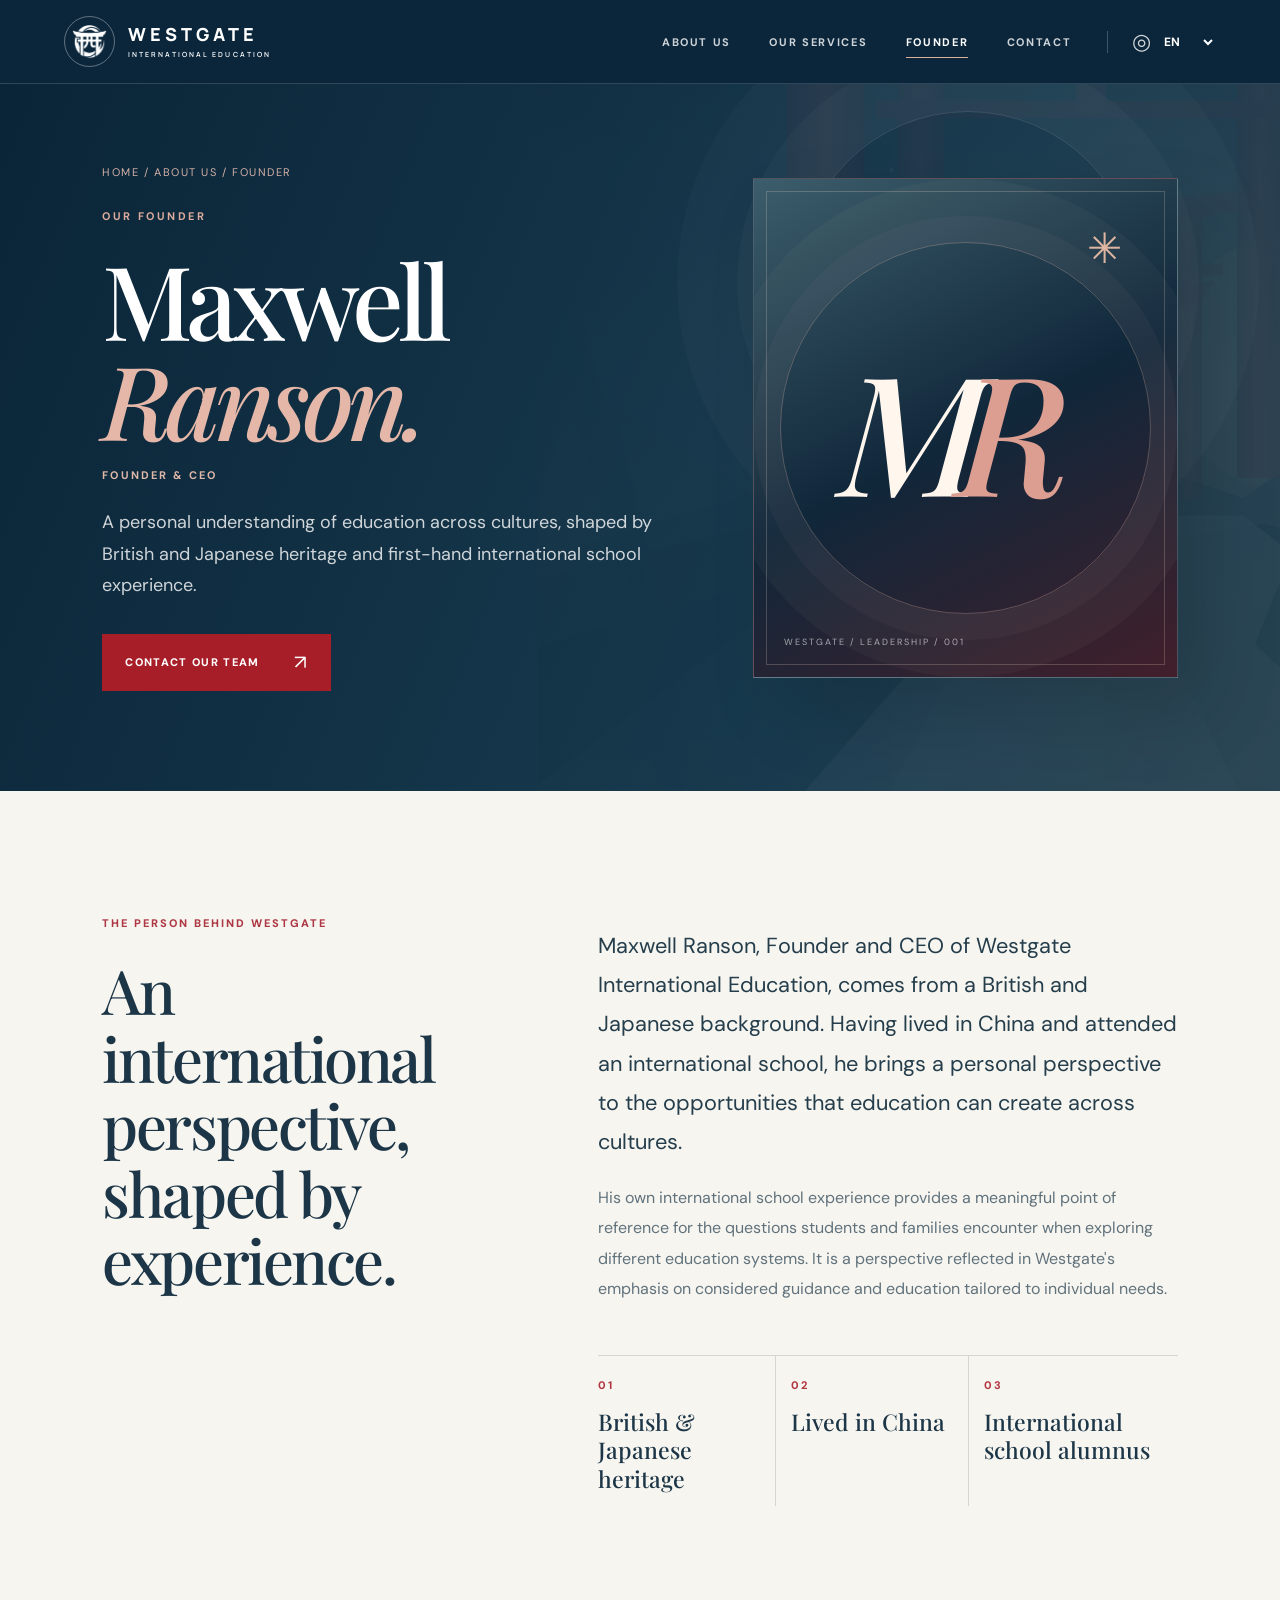
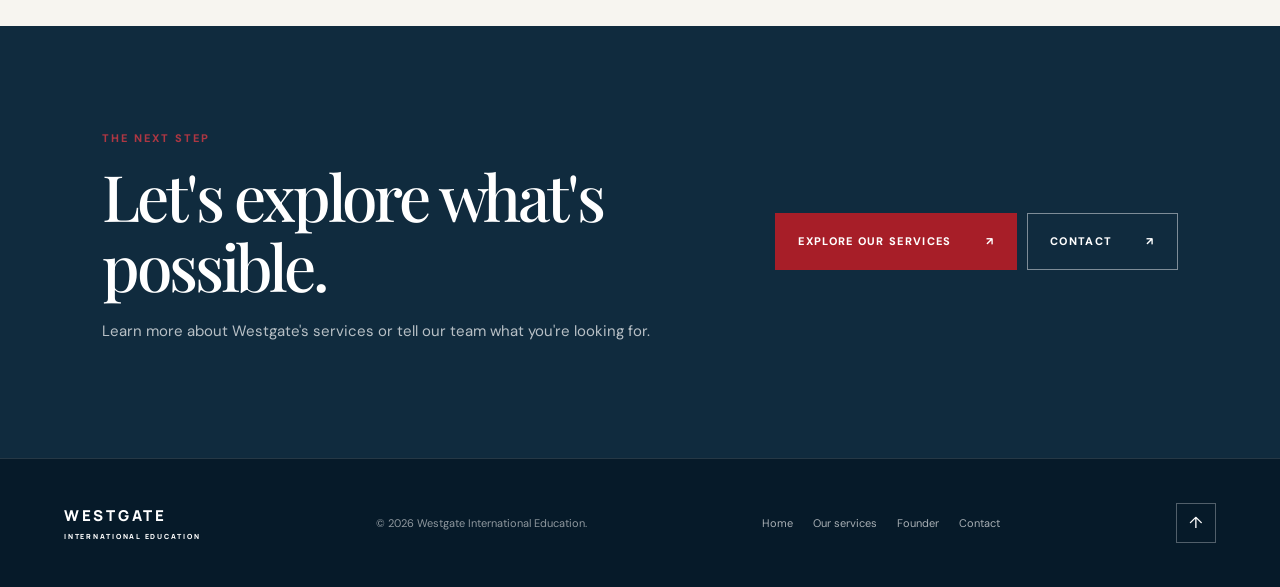
<file: founder.html>
<!doctype html>
<html lang="en">
<head>
  <meta charset="utf-8">
  <meta name="viewport" content="width=device-width, initial-scale=1">
  <meta name="theme-color" content="#243d54">
  <meta name="description" content="Meet Maxwell Ranson, Founder and CEO of Westgate International Education. Learn about his British and Japanese heritage and international school experience.">
  <meta property="og:title" content="Maxwell Ranson | Westgate International Education">
  <meta property="og:description" content="A perspective on international education shaped by lived experience across cultures.">
  <meta property="og:type" content="profile">
  <title>Maxwell Ranson | Westgate International Education</title>
  <link rel="icon" type="image/png" href="assets/westgate-mark.png">
  <link rel="stylesheet" href="assets/styles.css">
  <script src="assets/site.js" defer></script>
</head>
<body data-page="founder" class="services-page founder-page">
<a class="skip-link" href="#profile" data-t="skipContent">Skip to content</a>
<header class="site-header" id="siteHeader">
  <div class="header-inner">
    <a class="brand" href="home.html" aria-label="Westgate International Education home"><span class="brand-emblem"><img src="assets/westgate-mark.png" alt=""></span><span class="brand-name">WESTGATE <small>INTERNATIONAL EDUCATION</small></span></a>
    <div class="header-actions">
      <nav id="mainNav" class="navlinks" aria-label="Main navigation">
        <a href="home.html#about" data-t="navAbout">About us</a><a href="services.html" data-t="navServices">Our services</a><a href="founder.html" aria-current="page" data-t="navFounder">Founder</a><a href="home.html#contact" data-t="navContact">Contact</a>
      </nav>
      <label class="language-wrap"><span class="sr-only" data-t="languageLabel">Choose language</span><span aria-hidden="true" class="lang-icon">◎</span><select id="language" class="lang" aria-label="Choose language"><option value="en">EN</option><option value="ja">日本語</option><option value="zh">中文</option></select></label>
      <button class="menu-toggle" id="menuToggle" type="button" aria-controls="mainNav" aria-expanded="false" aria-label="Open menu"><span class="menu-bars"></span></button>
    </div>
  </div>
</header>
<main id="profile">
  <section class="page-banner founder-banner">
    <div class="container founder-hero-grid">
      <div class="founder-hero-copy">
        <div class="breadcrumb"><a href="home.html" data-t="footerHome">Home</a> / <a href="home.html#about" data-t="navAbout">About us</a> / <span data-t="navFounder">Founder</span></div>
        <span class="eyebrow" data-t="founderPageEyebrow">OUR FOUNDER</span>
        <h1>Maxwell<br><em>Ranson.</em></h1>
        <p class="founder-banner-role" data-t="founderRole">Founder &amp; CEO</p>
        <p class="founder-banner-intro" data-t="founderPageIntro">A personal understanding of education across cultures, shaped by British and Japanese heritage and first-hand international school experience.</p>
        <a class="btn btn-primary" href="home.html#contact"><span data-t="founderContact">Contact our team</span><span class="btn-arrow" aria-hidden="true">↗</span></a>
      </div>
      <div class="founder-portrait-art" aria-label="Decorative founder monogram">
        <div class="portrait-rings" aria-hidden="true"></div>
        <div class="portrait-accent" aria-hidden="true">✳</div>
        <span class="portrait-initials" aria-hidden="true">M<span>R</span></span>
        <span class="portrait-label" aria-hidden="true">WESTGATE / LEADERSHIP / 001</span>
      </div>
    </div>
  </section>
  <section class="founder-story" aria-labelledby="founderStoryTitle">
    <div class="container founder-story-grid">
      <div class="story-sidebar"><span class="section-kicker" data-t="founderStoryKicker">THE PERSON BEHIND WESTGATE</span><h2 id="founderStoryTitle" data-t="founderStoryTitle">An international perspective, shaped by experience.</h2></div>
      <div class="story-main"><p class="story-lead" data-t="founderStoryPara1">Maxwell Ranson, Founder and CEO of Westgate International Education, comes from a British and Japanese background. Having lived in China and attended an international school, he brings a personal perspective to the opportunities that education can create across cultures.</p><p data-t="founderStoryPara2">His own international school experience provides a meaningful point of reference for the questions students and families encounter when exploring different education systems. It is a perspective reflected in Westgate's emphasis on considered guidance and education tailored to individual needs.</p><div class="founder-facts"><div><span>01</span><strong data-t="founderFact1">British &amp; Japanese heritage</strong></div><div><span>02</span><strong data-t="founderFact2">Lived in China</strong></div><div><span>03</span><strong data-t="founderFact3">International school alumnus</strong></div></div></div>
    </div>
  </section>
  <section class="founder-bottom-cta"><div class="container founder-bottom-inner"><div><span class="section-kicker" data-t="founderBottomKicker">THE NEXT STEP</span><h2 data-t="founderBottomTitle">Let's explore what's possible.</h2><p data-t="founderBottomText">Learn more about Westgate's services or tell our team what you're looking for.</p></div><div class="founder-bottom-actions"><a class="btn btn-red" href="services.html"><span data-t="exploreServices">Explore our services</span><span aria-hidden="true">↗</span></a><a class="btn btn-outline-light" href="home.html#contact"><span data-t="navContact">Contact</span><span aria-hidden="true">↗</span></a></div></div></section>
</main>
<footer class="site-footer"><div class="footer-inner"><a class="footer-brand" href="home.html">WESTGATE <span>INTERNATIONAL EDUCATION</span></a><p>© <span id="year"></span> Westgate International Education.</p><nav aria-label="Footer navigation"><a href="home.html" data-t="footerHome">Home</a><a href="services.html" data-t="navServices">Our services</a><a href="founder.html" data-t="navFounder">Founder</a><a href="home.html#contact" data-t="navContact">Contact</a></nav><a href="#profile" class="back-to-top" aria-label="Back to top">↑</a></div></footer>
</body>
</html>
</file>
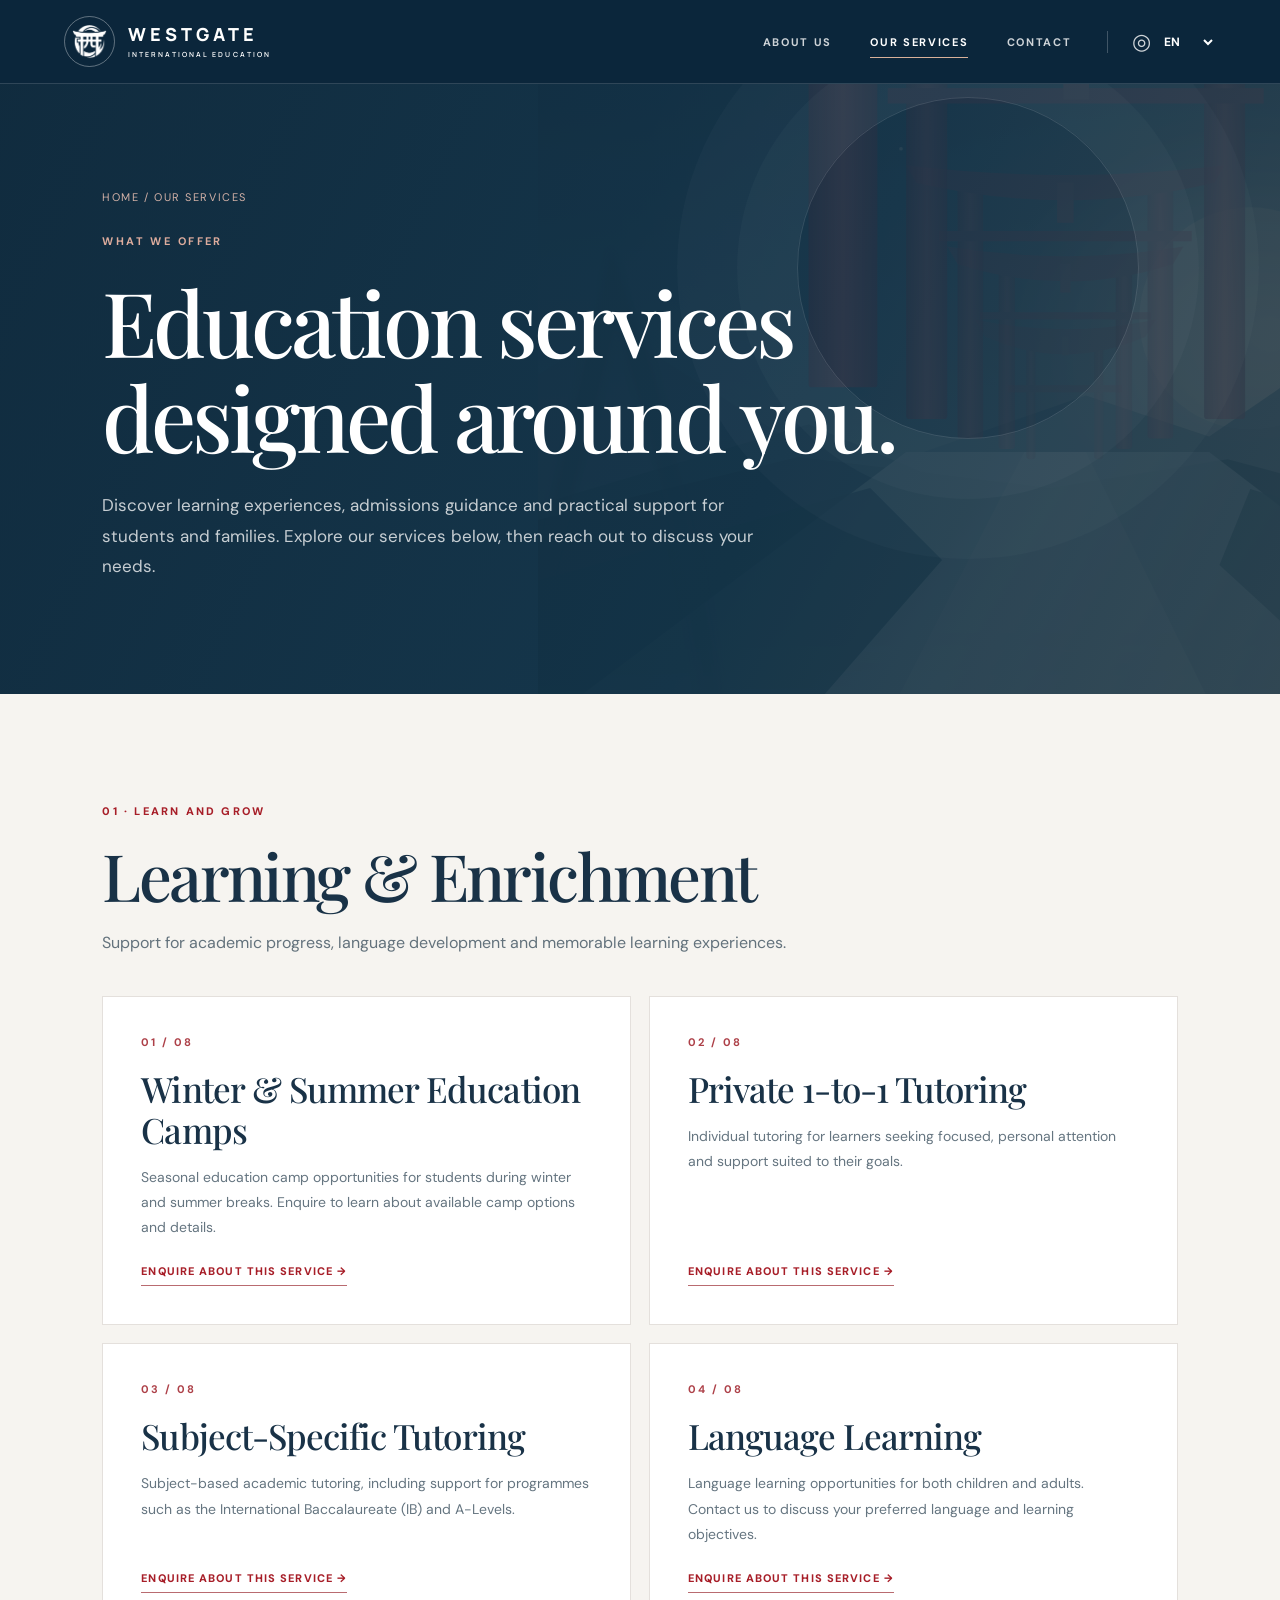
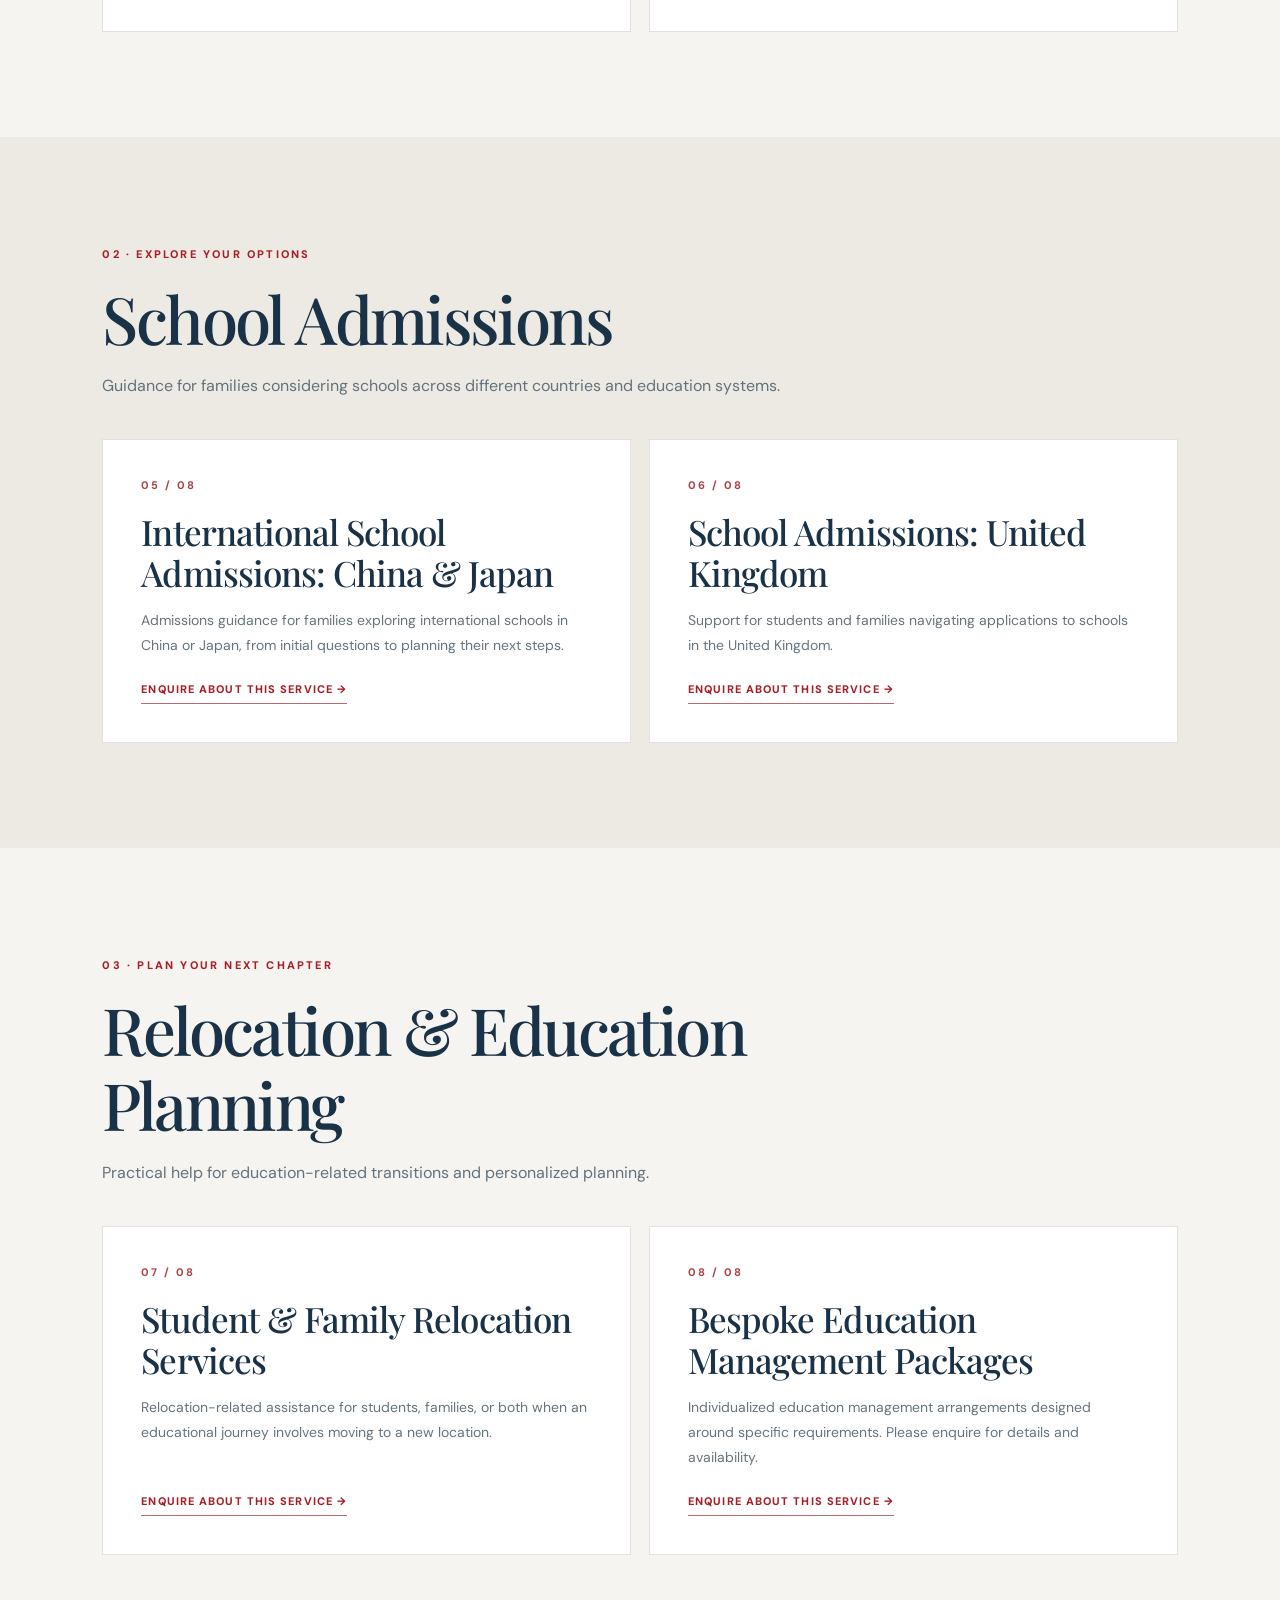
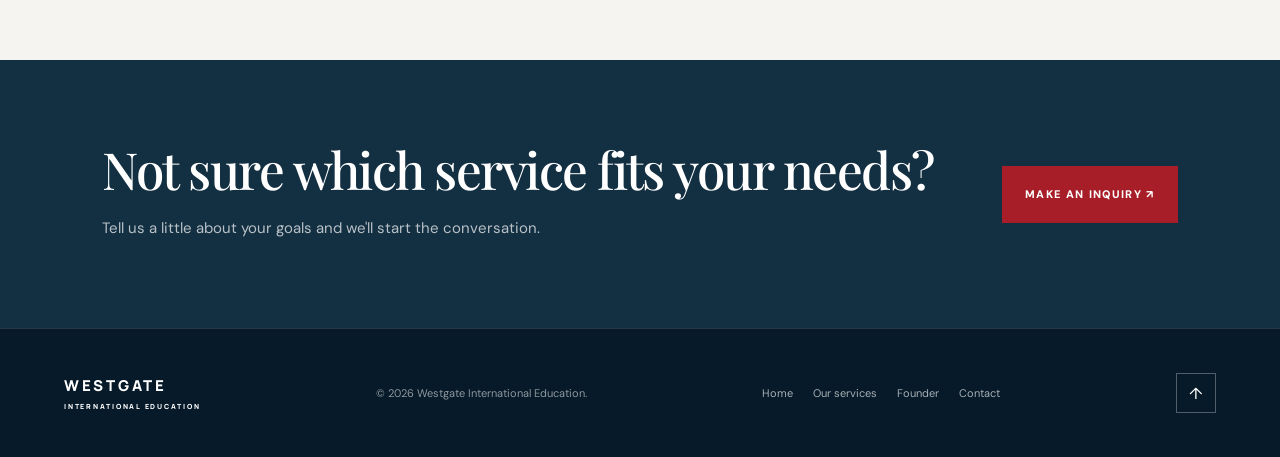
<file: services.html>
<!doctype html>
<html lang="en">
<head>
  <meta charset="utf-8">
  <meta name="viewport" content="width=device-width, initial-scale=1">
  <meta name="theme-color" content="#243d54">
  <meta name="description" content="Discover education camps, tutoring, school admissions in China, Japan and the UK, student and family relocation, and bespoke education management at Westgate International Education.">
  <meta property="og:title" content="Education Services | Westgate International Education">
  <title>Our Services | Westgate International Education</title>
  <link rel="icon" type="image/png" href="assets/westgate-mark.png">
  <link rel="stylesheet" href="assets/styles.css">
  <script src="assets/site.js" defer></script>
</head>
<body data-page="services" class="services-page">
<header class="site-header" id="siteHeader">
    <div class="header-inner">
      <a class="brand" href="home.html" aria-label="Westgate International Education home">
        <span class="brand-emblem"><img src="assets/westgate-mark.png" alt=""></span>
        <span class="brand-name">WESTGATE <small>INTERNATIONAL EDUCATION</small></span>
      </a>
      <div class="header-actions">
        <nav id="mainNav" class="navlinks" aria-label="Main navigation">
          <a href="home.html#about" data-t="navAbout">About us</a>
          <a href="services.html" aria-current="page" data-t="navServices">Our services</a>
          <a href="home.html#contact" data-t="navContact">Contact</a>
        </nav>
        <label class="language-wrap"><span class="sr-only" data-t="languageLabel">Choose language</span>
          <span aria-hidden="true" class="lang-icon">◎</span>
          <select id="language" class="lang" aria-label="Choose language"><option value="en">EN</option><option value="ja">日本語</option><option value="zh">中文</option></select>
        </label>
        <button class="menu-toggle" id="menuToggle" type="button" aria-controls="mainNav" aria-expanded="false" aria-label="Open menu"><span class="menu-bars"></span></button>
      </div>
    </div>
  </header>
<main>
  <section class="page-banner">
    <div class="container">
      <div class="breadcrumb"><a href="home.html" data-t="footerHome">Home</a> / <span data-t="navServices">Our services</span></div>
      <span class="eyebrow" data-t="servicesKicker">What we offer</span>
      <h1 data-t="servicesPageTitle">Education services designed around you.</h1>
      <p data-t="servicesPageIntro">Discover learning experiences, admissions guidance and practical support for students and families. Explore our services below, then reach out to discuss your needs.</p>
    </div>
  </section>
  <section class="service-group" id="learning">
    <div class="container">
      <div class="group-intro"><span class="section-kicker" data-t="group1Kicker">01 · Learn and grow</span><h2 data-t="categoryLearning">Learning &amp; Enrichment</h2><p data-t="group1Intro">Support for academic progress, language development and memorable learning experiences.</p></div>
      <div class="detail-grid">
        <article class="detail-card" id="camps"><span class="mini-index">01 / 08</span><h3 data-t="campsTitle">Winter &amp; Summer Education Camps</h3><p data-t="campsDesc">Seasonal education camp opportunities for students during winter and summer breaks. Enquire to learn about available camp options and details.</p><a href="home.html?service=camps#contact" class="text-link" data-t="enquire">Enquire about this service →</a></article>
        <article class="detail-card" id="private"><span class="mini-index">02 / 08</span><h3 data-t="privateTitle">Private 1-to-1 Tutoring</h3><p data-t="privateDesc">Individual tutoring for learners seeking focused, personal attention and support suited to their goals.</p><a href="home.html?service=private#contact" class="text-link" data-t="enquire">Enquire about this service →</a></article>
        <article class="detail-card" id="subjects"><span class="mini-index">03 / 08</span><h3 data-t="subjectsTitle">Subject-Specific Tutoring</h3><p data-t="subjectsDesc">Subject-based academic tutoring, including support for programmes such as the International Baccalaureate (IB) and A-Levels.</p><a href="home.html?service=subjects#contact" class="text-link" data-t="enquire">Enquire about this service →</a></article>
        <article class="detail-card" id="languages"><span class="mini-index">04 / 08</span><h3 data-t="languagesTitle">Language Learning</h3><p data-t="languagesDesc">Language learning opportunities for both children and adults. Contact us to discuss your preferred language and learning objectives.</p><a href="home.html?service=languages#contact" class="text-link" data-t="enquire">Enquire about this service →</a></article>
      </div>
    </div>
  </section>
  <section class="service-group" id="admissions">
    <div class="container">
      <div class="group-intro"><span class="section-kicker" data-t="group2Kicker">02 · Explore your options</span><h2 data-t="categoryAdmissions">School Admissions</h2><p data-t="group2Intro">Guidance for families considering schools across different countries and education systems.</p></div>
      <div class="detail-grid">
        <article class="detail-card" id="asia"><span class="mini-index">05 / 08</span><h3 data-t="asiaTitle">International School Admissions: China &amp; Japan</h3><p data-t="asiaDesc">Admissions guidance for families exploring international schools in China or Japan, from initial questions to planning their next steps.</p><a href="home.html?service=asia#contact" class="text-link" data-t="enquire">Enquire about this service →</a></article>
        <article class="detail-card" id="uk"><span class="mini-index">06 / 08</span><h3 data-t="ukTitle">School Admissions: United Kingdom</h3><p data-t="ukDesc">Support for students and families navigating applications to schools in the United Kingdom.</p><a href="home.html?service=uk#contact" class="text-link" data-t="enquire">Enquire about this service →</a></article>
      </div>
    </div>
  </section>
  <section class="service-group" id="planning">
    <div class="container">
      <div class="group-intro"><span class="section-kicker" data-t="group3Kicker">03 · Plan your next chapter</span><h2 data-t="categoryPlanning">Relocation &amp; Education Planning</h2><p data-t="group3Intro">Practical help for education-related transitions and personalized planning.</p></div>
      <div class="detail-grid">
        <article class="detail-card" id="relocation"><span class="mini-index">07 / 08</span><h3 data-t="relocationTitle">Student &amp; Family Relocation Services</h3><p data-t="relocationDesc">Relocation-related assistance for students, families, or both when an educational journey involves moving to a new location.</p><a href="home.html?service=relocation#contact" class="text-link" data-t="enquire">Enquire about this service →</a></article>
        <article class="detail-card" id="bespoke"><span class="mini-index">08 / 08</span><h3 data-t="bespokeTitle">Bespoke Education Management Packages</h3><p data-t="bespokeDesc">Individualized education management arrangements designed around specific requirements. Please enquire for details and availability.</p><a href="home.html?service=bespoke#contact" class="text-link" data-t="enquire">Enquire about this service →</a></article>
      </div>
    </div>
  </section>
  <section class="cta-strip"><div class="container cta-inner"><div><h2 data-t="servicesCtaTitle">Not sure which service fits your needs?</h2><p data-t="servicesCtaText">Tell us a little about your goals and we'll start the conversation.</p></div><a class="btn btn-red" href="home.html#contact" data-t="ctaButton">Make an inquiry ↗</a></div></section>
</main>
<footer class="site-footer"><div class="footer-inner"><a class="footer-brand" href="home.html">WESTGATE <span>INTERNATIONAL EDUCATION</span></a><p>© <span id="year"></span> Westgate International Education.</p><nav aria-label="Footer navigation"><a href="home.html" data-t="footerHome">Home</a><a href="services.html" data-t="navServices">Our services</a><a href="founder.html" data-t="navFounder">Founder</a><a href="home.html#contact" data-t="navContact">Contact</a></nav><a href="#home" class="back-to-top" aria-label="Back to top">↑</a></div></footer>
</body>
</html>
</file>
<file: assets/styles.css>
@import url('https://fonts.googleapis.com/css2?family=DM+Sans:wght@400;500;600;700&family=Manrope:wght@400;500;600;700;800&family=Playfair+Display:ital,wght@0,500;0,600;0,700;1,500;1,600&display=swap');
:root{--navy:#243d54;--deep:#081e2f;--deep2:#102b3f;--red:#a71e28;--red2:#c24246;--paper:#f5f3ee;--ink:#193247;--muted:#6f7b82;--line:#dae0df;--cream:#fbf7ec;--white:#fff;--gold:#d9b19a;--header-height:84px}
*{box-sizing:border-box}html{scroll-behavior:smooth;scroll-padding-top:90px}body{margin:0;overflow-x:hidden;background:var(--deep);color:#fff;font-family:'DM Sans','Noto Sans JP','Noto Sans SC',Arial,sans-serif;-webkit-font-smoothing:antialiased}a{color:inherit;text-decoration:none}button,input,textarea,select{font:inherit}button{cursor:pointer}img{max-width:100%}a:focus-visible,button:focus-visible,select:focus-visible,input:focus-visible,textarea:focus-visible{outline:3px solid #e7a9a1;outline-offset:4px}.sr-only{position:absolute!important;width:1px;height:1px;padding:0;margin:-1px;overflow:hidden;clip:rect(0,0,0,0);white-space:nowrap;border:0}.skip-link{position:fixed;top:-100px;left:20px;z-index:1000;padding:12px 20px;background:#fff;color:var(--ink)}.skip-link:focus{top:90px}
/* Global navigation */
.site-header{color:#fff;position:fixed;z-index:100;top:0;left:0;right:0;height:var(--header-height);border-bottom:1px solid rgba(255,255,255,.15);background:rgba(6,23,35,.58);-webkit-backdrop-filter:blur(18px);backdrop-filter:blur(18px);transition:background .3s,box-shadow .3s}.site-header.is-scrolled{background:rgba(5,24,37,.94);box-shadow:0 12px 38px rgba(0,0,0,.12)}.header-inner{height:100%;max-width:1720px;margin:auto;padding:0 clamp(20px,5vw,80px);display:flex;align-items:center;justify-content:space-between;gap:26px}.brand{display:flex;align-items:center;gap:13px;flex-shrink:0;min-width:0}.brand-emblem{height:51px;width:51px;border:1px solid rgba(255,255,255,.35);display:grid;place-items:center;border-radius:50%}.brand-emblem img{height:35px;width:35px;object-fit:contain}.brand-name{font-family:Manrope,sans-serif;font-size:18px;line-height:1;letter-spacing:.22em;font-weight:800}.brand-name small{display:block;font-size:7px;letter-spacing:.29em;margin-top:8px;font-weight:600;white-space:nowrap}.header-actions{display:flex;align-items:center;gap:clamp(16px,2.8vw,38px)}.navlinks{display:flex;align-items:center;gap:clamp(20px,3vw,48px)}.navlinks a{font-size:11px;letter-spacing:.15em;text-transform:uppercase;position:relative;font-weight:700;color:rgba(255,255,255,.8);padding:12px 0}.navlinks a::after{content:'';height:1px;width:0;background:var(--gold);bottom:3px;left:0;position:absolute;transition:width .2s}.navlinks a:hover,.navlinks a[aria-current=page]{color:#fff}.navlinks a:hover::after,.navlinks a[aria-current=page]::after{width:100%}.language-wrap{display:flex;align-items:center;gap:9px;border-left:1px solid rgba(255,255,255,.22);padding-left:24px}.lang-icon{font-size:22px;opacity:.8;line-height:1}.lang{color:#fff;background:transparent;border:0;max-width:96px;outline-offset:6px;font-size:12px;font-weight:700;cursor:pointer}.lang option{background:#142d42;color:#fff}.menu-toggle{display:none;width:42px;height:42px;border:1px solid rgba(255,255,255,.36);background:transparent;color:#fff;align-items:center;justify-content:center;border-radius:0}.menu-bars,.menu-bars::before,.menu-bars::after{display:block;width:17px;height:1.5px;background:currentColor;content:'';position:relative;transition:transform .2s}.menu-bars::before{position:absolute;top:-6px}.menu-bars::after{position:absolute;top:6px}.menu-toggle[aria-expanded=true] .menu-bars{background:transparent}.menu-toggle[aria-expanded=true] .menu-bars::before{transform:translateY(6px) rotate(45deg)}.menu-toggle[aria-expanded=true] .menu-bars::after{transform:translateY(-6px) rotate(-45deg)}.progress-line{position:fixed;z-index:201;left:0;top:0;height:3px;background:var(--red2);width:0;pointer-events:none}
/* Cinematic world */
.world{position:fixed;z-index:0;inset:0;overflow:hidden;background:radial-gradient(circle at 70% 48%,#496477 0%,#152f42 43%,#051927 100%);pointer-events:none}.world-poster{position:absolute;inset:-2%;background-image:url('world-poster.svg');background-position:center;background-size:cover;opacity:1;transition:opacity 1.2s ease}.world.three-ready .world-poster{opacity:0}.world canvas{position:absolute;inset:0;width:100%;height:100%;display:block;opacity:0;transition:opacity 1.2s}.world.three-ready canvas{opacity:1}.world-glow{position:absolute;inset:0;background:radial-gradient(circle at 70% 50%,rgba(205,111,99,.11),transparent 44%);mix-blend-mode:screen}.world-vignette{position:absolute;inset:0;background:linear-gradient(90deg,rgba(5,18,29,.88) 0%,rgba(6,22,34,.67) 31%,rgba(5,23,34,.12) 71%),linear-gradient(0deg,rgba(5,20,29,.7),transparent 28%,transparent 77%,rgba(4,14,24,.37));z-index:2}.world-grain{position:absolute;inset:0;opacity:.14;z-index:3;background-image:url("data:image/svg+xml,%3Csvg viewBox='0 0 170 170' xmlns='http://www.w3.org/2000/svg'%3E%3Cfilter id='n'%3E%3CfeTurbulence type='fractalNoise' baseFrequency='.55' numOctaves='3' stitchTiles='stitch'/%3E%3C/filter%3E%3Crect width='170' height='170' filter='url(%23n)' opacity='.27'/%3E%3C/svg%3E")}.world-gradient{position:absolute;inset:0;background:linear-gradient(180deg,rgba(9,28,43,.2) 0%,transparent 12%,transparent 76%,rgba(5,22,35,.43) 100%);z-index:3}
/* Story sections */
.experience{position:relative;z-index:2}.chapter{position:relative;min-height:100svh;display:flex;align-items:center;padding:calc(var(--header-height) + 45px) max(7.9vw,24px) 110px;isolation:isolate}.chapter-content{position:relative;z-index:3;width:min(100%,1050px);margin:0}.chapter-hero{padding-top:calc(var(--header-height) + 30px);padding-bottom:100px}.hero-content{margin-top:15px}.micro-tag{display:flex;align-items:center;gap:13px;color:#efc9b9;letter-spacing:.25em;font-size:10px;text-transform:uppercase;font-weight:700;margin-bottom:28px}.tag-dash{width:26px;height:1px;background:var(--red2);flex-shrink:0}.section-number,.chapter-count{font:600 10px 'DM Sans',sans-serif;color:rgba(255,255,255,.55);letter-spacing:.18em}.section-rule{display:inline-block;width:60px;margin:0 9px 3px;border-bottom:1px solid rgba(255,255,255,.3)}.display{font-family:'Playfair Display',Georgia,serif;font-weight:500;font-size:clamp(54px,6.8vw,112px);line-height:1.08;letter-spacing:-.045em;margin:24px 0 26px;color:#fff;text-wrap:balance}.display em{font-weight:500;font-style:italic;color:#e9b7a6}.display-hero{font-size:clamp(84px,10.7vw,174px);line-height:.98;margin:25px 0 27px;letter-spacing:-.065em}.hero-subtitle,.chapter-text{font-size:clamp(16px,1.5vw,20px);line-height:1.85;color:rgba(245,245,244,.78);font-weight:400;max-width:535px}.hero-subtitle{max-width:490px}.hero-ctas{display:flex;gap:15px;flex-wrap:wrap;margin-top:37px}.btn{min-height:57px;border:1px solid transparent;display:inline-flex;gap:34px;align-items:center;justify-content:space-between;padding:0 22px;text-align:left;line-height:1.2;font-size:11px;text-transform:uppercase;letter-spacing:.12em;font-weight:800;transition:transform .25s,background .25s,border .25s,color .25s}.btn:hover{transform:translateY(-3px)}.btn-primary{background:var(--red);color:#fff;border-color:var(--red)}.btn-primary:hover{background:#c53740}.btn-ghost{border-color:rgba(255,255,255,.48);color:#fff;background:rgba(7,28,42,.16)}.btn-ghost:hover{background:rgba(255,255,255,.09)}.btn-arrow{font-size:20px;font-weight:400;line-height:1}.hero-side-note{position:absolute;right:5vw;top:46%;display:flex;gap:13px;align-items:center;writing-mode:vertical-rl;letter-spacing:.32em;font-size:10px;font-weight:700;color:rgba(255,255,255,.6)}.sun-symbol{font-size:27px;color:#e9b7a6}.tiny-divider{display:inline-block;height:19px;width:1px;background:rgba(255,255,255,.5);margin:8px}.scroll-cue{position:absolute;bottom:67px;left:max(7.9vw,24px);font-size:10px;letter-spacing:.19em;text-transform:uppercase;color:rgba(255,255,255,.68);display:flex;align-items:center;gap:21px}.scroll-track{display:inline-block;width:70px;height:1px;background:rgba(255,255,255,.37);position:relative}.scroll-pip{width:19px;height:3px;display:block;background:#d8b49f;position:absolute;top:-1px;left:0;animation:scan 2.5s ease-in-out infinite alternate}@keyframes scan{to{transform:translateX(51px)}}.chapter-bottom-label{position:absolute;bottom:23px;left:50%;transform:translateX(-50%);font-size:9px;letter-spacing:.28em;color:rgba(255,255,255,.35);white-space:nowrap}.center-circle{margin:0 19px;color:#bb7b70}
.chapter-about{justify-content:flex-end;text-align:left}.about-content{width:min(620px,100%);margin-right:4vw}.about-content .chapter-text{max-width:560px}.location-pair{display:flex;align-items:center;gap:35px;margin-top:45px;padding-top:24px;border-top:1px solid rgba(255,255,255,.3)}.location-pair>span{display:flex;align-items:baseline;gap:13px;font-size:13px;font-weight:700;letter-spacing:.11em}.location-pair small{display:block;font-size:10px;font-weight:500;letter-spacing:.21em;color:#e6b7a9;margin-top:9px}.location-number{font-size:10px;color:rgba(255,255,255,.45)}
.chapter-services{align-items:center}.services-content{width:min(750px,100%);margin-left:0}.services-content .display{font-size:clamp(51px,6vw,91px)}.services-content .chapter-text{margin-bottom:25px}.pathway-list{margin-top:30px;border-top:1px solid rgba(255,255,255,.32)}.pathway{display:flex;align-items:center;gap:18px;min-height:92px;border-bottom:1px solid rgba(255,255,255,.32);transition:padding .25s,background .25s;padding:15px 15px 15px 5px}.pathway:hover{padding-left:15px;background:rgba(255,255,255,.075)}.pathway-index{font:600 11px 'DM Sans',sans-serif;color:#dfac9a;letter-spacing:.15em;min-width:39px}.pathway-main{flex:1;display:grid;gap:9px}.pathway-main strong{font-size:clamp(18px,2vw,27px);font-family:'Playfair Display',serif;font-weight:500;letter-spacing:-.01em}.pathway-main small{color:rgba(255,255,255,.57);font-size:11px;letter-spacing:.04em}.pathway-arrow{font-size:24px;color:#e0ae9d}.inline-cta{display:inline-block;padding:15px 0;margin-top:13px;text-transform:uppercase;letter-spacing:.12em;font-size:11px;font-weight:800;color:#f0d5c5;border-bottom:1px solid #cb8f82}
.chapter-global{justify-content:flex-end}.global-content{width:min(710px,100%);margin-right:2vw}.geo-markers{margin-top:38px;display:flex;align-items:center;gap:14px;font-size:10px;letter-spacing:.15em;color:#f3cbbc;white-space:nowrap}.geo-line{width:50px;height:1px;background:rgba(255,255,255,.4)}.global-content .btn{margin-top:35px}
.chapter-contact{min-height:100svh;padding-top:165px;padding-bottom:85px;background:linear-gradient(180deg,rgba(8,27,41,.48),rgba(5,20,30,.91) 32%,rgba(5,20,30,.96) 100%)}.contact-content{width:100%;max-width:1380px;margin:auto}.contact-heading{text-align:center;margin-bottom:44px}.contact-heading .micro-tag{justify-content:center}.contact-heading .display{font-size:clamp(51px,6.2vw,100px);margin:12px 0 18px}.contact-heading>p{font-size:16px;color:rgba(255,255,255,.7);line-height:1.7;max-width:600px;margin:0 auto}.contact-shell{display:grid;grid-template-columns:.93fr 1fr;background:#f6f2ed;color:var(--ink);box-shadow:0 26px 80px rgba(0,0,0,.32)}.contact-details{background:#102e43;color:white;padding:clamp(28px,5vw,65px);min-width:0}.detail-eyebrow{font-size:11px;letter-spacing:.22em;color:#d5a89a;font-weight:700}.email-display{display:flex;align-items:baseline;gap:10px;font:500 clamp(25px,3vw,44px) 'Playfair Display',serif;border-bottom:1px solid rgba(255,255,255,.26);padding:22px 0 13px;overflow-wrap:anywhere}.email-display span{font:22px 'DM Sans',sans-serif;color:var(--gold)}.telephone-display{display:block;font-size:16px;letter-spacing:.05em;padding-top:20px;color:rgba(255,255,255,.85)}.address-columns{display:grid;grid-template-columns:1fr 1fr;gap:20px;margin-top:82px}.address-columns strong{text-transform:uppercase;font-size:10px;letter-spacing:.14em;color:#dfb4a5}.address-columns p{font-size:12px;line-height:1.9;color:rgba(255,255,255,.8);margin:15px 0}.address-columns small{font-size:10px;line-height:1.6;color:rgba(255,255,255,.54)}.form-card{padding:clamp(28px,5vw,65px);min-width:0}.form-card h3{font:500 clamp(30px,3vw,42px) 'Playfair Display',serif;margin:0 0 9px;letter-spacing:-.025em}.form-intro{color:#647583;font-size:13px;line-height:1.6;margin:0 0 31px}.field{min-width:0;margin-bottom:19px}.field label{display:block;font-size:11px;text-transform:uppercase;letter-spacing:.12em;margin-bottom:9px;color:#465d6b;font-weight:700}.field input,.field textarea{display:block;width:100%;border:1px solid #cdd5d7;border-radius:0;background:#fff;color:var(--ink);padding:12px 13px;font-size:15px;transition:border .2s}.field input{height:47px}.field textarea{min-height:114px;resize:vertical}.field input:focus,.field textarea:focus{border-color:#a71e28;outline:2px solid #e8b7af;outline-offset:0}.form-row{display:grid;grid-template-columns:1fr 1fr;gap:15px}.submit{width:100%}.form-note{line-height:1.65;font-size:11px;color:#6c7b80;margin:15px 0 0}
.chapter-rail{position:fixed;z-index:20;right:clamp(18px,3.4vw,60px);top:50%;transform:translateY(-50%);display:flex;flex-direction:column;gap:21px;align-items:center}.rail-label{position:absolute;bottom:calc(100% + 23px);writing-mode:vertical-rl;letter-spacing:.21em;font-size:9px;white-space:nowrap;color:rgba(255,255,255,.55)}.chapter-dot{height:19px;width:19px;border:1px solid rgba(255,255,255,.6);border-radius:100%;display:grid;place-items:center;position:relative}.chapter-dot::before{content:'';width:4px;height:4px;background:rgba(255,255,255,.67);border-radius:50%}.chapter-dot.is-active{border-color:#e9ad9d;background:rgba(167,30,40,.15);transform:scale(1.14)}.chapter-dot.is-active::before{background:#e9ad9d}.chapter-dot span{position:absolute;right:calc(100% + 14px);font-size:9px;letter-spacing:.14em;opacity:0;transition:opacity .2s}.chapter-dot:hover span,.chapter-dot.is-active span{opacity:.85}
.site-footer{position:relative;z-index:4;color:#fff;background:#061a29;border-top:1px solid rgba(255,255,255,.13)}.footer-inner{min-height:128px;max-width:1720px;padding:30px clamp(20px,5vw,80px);margin:auto;display:flex;gap:25px;align-items:center;justify-content:space-between}.footer-brand{font:800 15px Manrope,sans-serif;letter-spacing:.18em}.footer-brand span{display:block;font-size:7px;letter-spacing:.25em;margin-top:6px}.footer-inner p{font-size:11px;color:rgba(255,255,255,.55)}.footer-inner nav{display:flex;gap:20px}.footer-inner nav a{font-size:11px;color:rgba(255,255,255,.65)}.footer-inner nav a:hover{color:#fff}.back-to-top{width:40px;height:40px;border:1px solid rgba(255,255,255,.3);display:grid;place-items:center}
/* Services page: original brand, elegant editorial layout */
.services-page{background:#f6f4f0;color:var(--ink)}.services-page .site-header{background:#0b263b}.services-page .site-header.is-scrolled{background:#071c2d}.services-page .page-banner{position:relative;min-height:535px;padding:190px max(8vw,25px) 95px;display:flex;align-items:center;overflow:hidden;background:linear-gradient(115deg,#102b3e 0%,#15364b 62%,#2c4451 100%);color:#fff}.services-page .page-banner::before{content:'';position:absolute;right:-10%;top:-20%;width:68%;height:160%;opacity:.15;background:url('world-poster.svg') center/cover}.services-page .page-banner::after{content:'';position:absolute;right:11%;top:14%;height:340px;width:340px;border:1px solid rgba(255,255,255,.13);border-radius:50%;box-shadow:0 0 0 60px rgba(255,255,255,.025),0 0 0 120px rgba(255,255,255,.02)}.services-page .page-banner .container{width:min(100%,1430px);position:relative;z-index:2;margin:auto}.services-page .breadcrumb{font-size:11px;text-transform:uppercase;letter-spacing:.14em;color:#d3b1a7;margin-bottom:25px}.services-page .breadcrumb a:hover{color:#fff}.services-page .eyebrow{font-size:11px;color:#ddac9d;letter-spacing:.22em;text-transform:uppercase;font-weight:700}.services-page .page-banner h1{font:500 clamp(56px,7vw,104px)/1.06 'Playfair Display',serif;max-width:890px;letter-spacing:-.045em;margin:24px 0 26px}.services-page .page-banner p{max-width:660px;color:rgba(255,255,255,.76);font-size:17px;line-height:1.8}.services-page .service-group{padding:105px max(8vw,24px);scroll-margin-top:86px}.services-page .service-group:nth-of-type(odd){background:#edeae4}.services-page .service-group .container{width:min(100%,1300px);margin:0 auto}.services-page .group-intro{margin-bottom:40px;max-width:830px}.services-page .section-kicker{color:var(--red);font-weight:800;text-transform:uppercase;font-size:11px;letter-spacing:.2em}.services-page .group-intro h2{font:500 clamp(45px,5.1vw,72px)/1.15 'Playfair Display',serif;letter-spacing:-.04em;margin:17px 0}.services-page .group-intro p{font-size:16px;color:#63727c;line-height:1.7}.services-page .detail-grid{display:grid;grid-template-columns:repeat(2,minmax(0,1fr));gap:18px}.services-page .detail-card{min-height:255px;padding:38px;background:#fff;border:1px solid #e4e0dc;display:flex;flex-direction:column;transition:transform .24s,border .24s,box-shadow .24s}.services-page .detail-card:hover{transform:translateY(-5px);border-color:#d6b6b2;box-shadow:0 14px 30px rgba(32,49,54,.08)}.services-page .mini-index{font-size:11px;letter-spacing:.18em;color:#ad4048;font-weight:700}.services-page .detail-card h3{font:500 clamp(26px,2.8vw,35px)/1.17 'Playfair Display',serif;letter-spacing:-.027em;margin:20px 0 14px}.services-page .detail-card p{line-height:1.8;font-size:14px;color:#657580;flex:1;margin:0 0 24px}.services-page .text-link{font-size:11px;letter-spacing:.1em;color:var(--red);font-weight:800;text-transform:uppercase;align-self:flex-start;border-bottom:1px solid #b96b70;padding-bottom:7px}.services-page .cta-strip{background:#132f42;color:#fff;padding:75px max(8vw,24px)}.services-page .cta-inner{width:min(100%,1300px);margin:auto;display:flex;align-items:center;gap:30px;justify-content:space-between}.services-page .cta-inner h2{font:500 clamp(32px,4vw,54px) 'Playfair Display',serif;letter-spacing:-.03em;margin:0 0 9px}.services-page .cta-inner p{color:rgba(255,255,255,.7);font-size:15px}.services-page .site-footer{background:#061a29}
@media (max-width:1150px){.chapter-rail{right:19px}.chapter{padding-left:7vw;padding-right:7vw}.hero-side-note{display:none}.services-content{width:min(710px,100%)}.chapter-about,.chapter-global{justify-content:center}.about-content,.global-content{margin-right:0;background:rgba(5,24,36,.3);padding:20px}.header-actions{gap:18px}}
@media (max-width:850px){:root{--header-height:74px}.header-inner{padding:0 22px}.brand-emblem{width:47px;height:47px}.brand-name{font-size:15px}.brand-name small{font-size:6px}.menu-toggle{display:flex}.header-actions{gap:15px}.language-wrap{padding-left:12px}.navlinks{position:absolute;top:var(--header-height);left:0;right:0;display:none;flex-direction:column;align-items:stretch;gap:0;padding:15px 25px 25px;background:rgba(6,25,38,.98);border-bottom:1px solid rgba(255,255,255,.2);box-shadow:0 25px 35px rgba(0,0,0,.24)}.navlinks.is-open{display:flex}.navlinks a{padding:18px 8px;border-bottom:1px solid rgba(255,255,255,.11);font-size:12px}.chapter-rail{display:none}.chapter{padding-inline:8vw}.chapter-about,.chapter-global{justify-content:flex-start}.about-content,.global-content{padding:0}.contact-shell{grid-template-columns:1fr}.address-columns{margin-top:45px}.contact-heading .display{font-size:clamp(48px,9vw,80px)}.services-page .cta-inner{flex-wrap:wrap}}
@media (max-width:620px){:root{--header-height:68px}.header-inner{padding:0 16px}.brand{gap:8px}.brand-emblem{width:41px;height:41px}.brand-emblem img{width:28px;height:28px}.brand-name{font-size:12px;letter-spacing:.13em}.brand-name small{font-size:5.4px;letter-spacing:.13em;margin-top:5px}.language-wrap{gap:4px;border:0;padding:0}.lang-icon{display:none}.lang{font-size:11px;max-width:57px}.menu-toggle{height:37px;width:37px}.chapter{min-height:100svh;padding:115px 24px 95px;align-items:center}.chapter-hero{align-items:center}.micro-tag{font-size:9px;letter-spacing:.15em;margin-bottom:22px}.display-hero{font-size:clamp(72px,15vw,108px)}.display{font-size:clamp(50px,10vw,71px)}.hero-subtitle,.chapter-text{font-size:15px;line-height:1.7}.hero-subtitle{max-width:345px}.hero-ctas{gap:10px}.btn{min-height:53px;padding-inline:14px;gap:20px;font-size:10px}.scroll-cue{bottom:58px;left:24px}.chapter-bottom-label{display:none}.world-vignette{background:linear-gradient(90deg,rgba(5,18,29,.88),rgba(6,22,34,.5) 68%,rgba(5,23,34,.2)),linear-gradient(0deg,rgba(5,20,29,.7),transparent 48%,rgba(4,14,24,.17))}.location-pair{gap:22px;flex-wrap:wrap}.location-pair>span{font-size:11px}.chapter-services{padding-block:110px}.services-content .display{font-size:clamp(48px,9.8vw,70px)}.pathway{min-height:96px;gap:9px}.pathway-index{min-width:28px}.pathway-main strong{font-size:21px}.pathway-main small{line-height:1.5}.contact-heading .display{font-size:clamp(46px,9vw,64px)}.chapter-contact{padding:115px 0 0}.contact-heading{padding-inline:24px}.contact-details,.form-card{padding:32px 25px}.form-row{grid-template-columns:1fr;gap:0}.address-columns{grid-template-columns:1fr;gap:20px;margin-top:43px}.email-display{font-size:30px}.footer-inner{flex-wrap:wrap;justify-content:flex-start;gap:15px}.footer-inner nav{width:100%;order:4}.footer-inner p{order:3}.services-page .page-banner{padding:148px 25px 70px;min-height:480px}.services-page .page-banner h1{font-size:clamp(52px,11vw,78px)}.services-page .page-banner p{font-size:15px}.services-page .service-group{padding:75px 20px}.services-page .detail-grid{grid-template-columns:1fr}.services-page .detail-card{padding:26px;min-height:230px}.services-page .cta-strip{padding:70px 25px}}
@media (prefers-reduced-motion:reduce){html{scroll-behavior:auto}.scroll-pip{animation:none}.btn,.pathway,.detail-card,.navlinks a,.world-poster,.world canvas{transition:none!important}}

/* CJK headlines are set separately to avoid clipping on compact screens. */
html[lang="ja"] .display-hero,html[lang="zh-CN"] .display-hero{font-size:clamp(54px,7.5vw,110px);letter-spacing:-.045em}
html[lang="ja"] .display,html[lang="zh-CN"] .display{overflow-wrap:anywhere}
@media(max-width:620px){html[lang="ja"] .display-hero{font-size:clamp(37px,9.6vw,55px)}html[lang="zh-CN"] .display-hero{font-size:clamp(46px,11.2vw,60px)}html[lang="ja"] .chapter-hero .micro-tag,html[lang="zh-CN"] .chapter-hero .micro-tag{max-width:260px}}

/* About Westgate: sector expertise and founder introduction */
.chapter-about{min-height:1220px;padding-top:125px;padding-bottom:100px}
.about-content{width:min(690px,100%);margin-right:1.7vw}
.chapter-about .display{font-size:clamp(48px,5.6vw,85px);margin:18px 0 21px}
.chapter-about .micro-tag{margin-bottom:17px}
.chapter-about .chapter-text{font-size:clamp(15px,1.25vw,18px);line-height:1.75;max-width:660px}
.about-intro{margin-bottom:29px}
.about-strengths{display:grid;grid-template-columns:.85fr 1.15fr;gap:15px;margin:25px 0}
.about-strength{padding:18px 17px 16px;border:1px solid rgba(255,255,255,.24);background:rgba(8,34,50,.59);display:flex;gap:15px;align-items:center;min-height:129px}
.strength-number{font:500 49px/.9 'Playfair Display',Georgia,serif;letter-spacing:-.07em;color:#eed0be;white-space:nowrap}
.strength-plus{font:500 22px 'DM Sans',sans-serif;vertical-align:top;padding-left:2px}
.strength-symbol{font:400 50px/.9 Georgia,serif;color:#d9af9c;flex:0 0 auto}
.about-strength strong{font:700 10px 'DM Sans',sans-serif;letter-spacing:.11em;text-transform:uppercase;color:#fff;display:block;margin-bottom:8px}
.about-strength p{font-size:12px;line-height:1.6;color:rgba(255,255,255,.75);margin:0}
.founder-teaser{border-top:1px solid rgba(255,255,255,.27);border-bottom:1px solid rgba(255,255,255,.27);background:linear-gradient(110deg,rgba(6,29,46,.84),rgba(15,50,63,.52));padding:19px 24px 23px}
.founder-teaser-top{display:flex;align-items:center;gap:14px;margin-bottom:13px}
.founder-kicker{font-size:10px;letter-spacing:.17em;text-transform:uppercase;color:#efd0c1;font-weight:800}
.founder-rule{height:1px;background:rgba(255,255,255,.18);flex:1}
.founder-id{font-size:9px;color:rgba(255,255,255,.42);letter-spacing:.12em}
.founder-teaser-grid{display:grid;grid-template-columns:115px 1fr;gap:22px;align-items:center}
.founder-monogram{height:132px;border:1px solid rgba(219,169,151,.7);display:grid;place-items:center;font:italic 500 55px 'Playfair Display',serif;color:#f0d6ca;letter-spacing:-.12em;position:relative}
.founder-monogram::after{content:'';position:absolute;inset:9px;border:1px solid rgba(219,169,151,.25)}
.monogram-dot{color:#c04449}
.founder-teaser-copy h3{font:500 30px/.98 'Playfair Display',serif;margin:0 0 8px;letter-spacing:-.03em}
.founder-role{font-size:10px;letter-spacing:.12em;font-weight:800;text-transform:uppercase;color:#e8b8a7}
.founder-teaser-copy p{font-size:13px;line-height:1.65;color:rgba(255,255,255,.81);margin:11px 0 9px}
.founder-read-link{display:inline-flex;align-items:center;justify-content:space-between;gap:18px;color:#f9d6c7;border-bottom:1px solid #cf8f82;padding:7px 0;font-size:11px;font-weight:800;text-transform:uppercase;letter-spacing:.13em}
.founder-read-link:hover{color:#fff;border-color:#fff}
.chapter-about .location-pair{margin-top:20px;padding-top:18px}
/* Founder page: an editorial profile with a graphical monogram, no unapproved portrait */
.founder-page .founder-banner{padding-top:165px;padding-bottom:100px;min-height:680px;background:linear-gradient(112deg,#0a2437,#183b50 68%,#274352)}
.founder-page .founder-banner::before{opacity:.1}
.founder-hero-grid{display:grid;grid-template-columns:1.15fr .85fr;align-items:center;gap:clamp(28px,6vw,90px)}
.founder-hero-copy{position:relative;z-index:2}
.founder-page .founder-banner h1{font:500 clamp(64px,8vw,129px)/.98 'Playfair Display',Georgia,serif;margin:24px 0 16px;letter-spacing:-.06em}
.founder-page .founder-banner h1 em{color:#e5b7a9;font-style:italic}
.founder-banner-role{text-transform:uppercase;letter-spacing:.19em;font-weight:700;font-size:11px!important;margin:0 0 22px!important;color:#e0b8a9!important}
.founder-page .founder-banner .founder-banner-intro{max-width:585px;font-size:clamp(15px,1.5vw,18px);line-height:1.75;margin:0 0 32px;color:rgba(255,255,255,.8)}
.founder-portrait-art{aspect-ratio:.85;background:linear-gradient(153deg,#3c5d6b 0%,#10273a 51%,#421f2b 100%);border:1px solid rgba(255,255,255,.21);position:relative;display:grid;place-items:center;overflow:hidden;box-shadow:30px 35px 70px rgba(0,0,0,.14)}
.founder-portrait-art::before{content:'';position:absolute;inset:12px;border:1px solid rgba(248,217,202,.22)}
.portrait-rings{position:absolute;width:88%;aspect-ratio:1;border-radius:50%;border:1px solid rgba(239,193,177,.29);box-shadow:0 0 0 26px rgba(232,197,180,.035),0 0 0 63px rgba(232,197,180,.04)}
.portrait-accent{position:absolute;right:13%;top:9%;font:42px Georgia,serif;color:#deb5a1}
.portrait-initials{position:relative;z-index:2;font:italic 500 clamp(94px,13vw,200px)/1 'Playfair Display',serif;letter-spacing:-.18em;color:#fff6ee;margin-right:12%}
.portrait-initials span{color:#dd9e92}
.portrait-label{position:absolute;bottom:29px;left:30px;font-size:9px;letter-spacing:.22em;color:rgba(255,255,255,.6)}
.founder-story{background:#f7f5f0;padding:120px max(8vw,24px);color:#1c3647}
.founder-story .container,.founder-bottom-cta .container{max-width:1300px;margin:auto}
.founder-story-grid{display:grid;grid-template-columns:.7fr 1fr;gap:clamp(40px,7vw,110px)}
.founder-story .section-kicker,.founder-bottom-cta .section-kicker{font-size:11px;font-weight:800;color:#ad3743;text-transform:uppercase;letter-spacing:.18em}
.founder-story h2{font:500 clamp(43px,4.8vw,69px)/1.1 'Playfair Display',Georgia,serif;letter-spacing:-.04em;margin:24px 0 0;max-width:530px}
.story-main{padding-top:15px}
.story-main p{font-size:16px;line-height:1.9;color:#60727c;margin:0 0 22px}
.story-main .story-lead{color:#253e4c;font-size:clamp(18px,1.7vw,22px);line-height:1.8}
.founder-facts{border-top:1px solid #d6d5d0;margin-top:50px;display:grid;grid-template-columns:repeat(3,minmax(0,1fr))}
.founder-facts div{padding:22px 12px 12px 0;border-right:1px solid #d6d5d0;margin-right:15px}
.founder-facts div:last-child{border-right:0;margin-right:0}
.founder-facts span{display:block;color:#b13740;font-weight:800;font-size:11px;letter-spacing:.16em;margin-bottom:16px}
.founder-facts strong{display:block;font:500 clamp(17px,1.8vw,23px)/1.25 'Playfair Display',serif}
.founder-bottom-cta{background:#102b3e;color:white;padding:100px max(8vw,24px)}
.founder-bottom-inner{display:flex;gap:28px;align-items:center;justify-content:space-between}
.founder-bottom-cta h2{font:500 clamp(43px,5vw,72px)/1.1 'Playfair Display',serif;letter-spacing:-.05em;margin:14px 0 17px}
.founder-bottom-cta p{color:rgba(255,255,255,.7);font-size:15px;line-height:1.6}
.founder-bottom-actions{display:flex;flex-wrap:wrap;gap:10px;flex-shrink:0}
.btn-red{background:var(--red);border-color:var(--red);color:#fff}.btn-outline-light{border-color:rgba(255,255,255,.46);color:#fff}
@media(max-width:1150px){.about-content{margin-right:0}.chapter-about{justify-content:center}.founder-hero-grid{gap:30px}}
@media(max-width:850px){.chapter-about{min-height:unset;padding:145px 8vw 115px}.about-content{padding:0;background:none}.founder-hero-grid{grid-template-columns:1fr .75fr}.founder-story-grid{grid-template-columns:1fr;gap:27px}.founder-story h2{max-width:720px}.founder-bottom-inner{align-items:flex-start;flex-direction:column}}
@media(max-width:620px){.chapter-about{padding:110px 24px 95px}.chapter-about .display{font-size:clamp(46px,9.5vw,65px)}.about-strengths{grid-template-columns:1fr;gap:10px}.about-strength{min-height:93px;padding:13px 17px}.about-strength p{font-size:12px}.founder-teaser{padding:16px 15px 19px}.founder-teaser-grid{grid-template-columns:72px 1fr;gap:15px;align-items:start}.founder-monogram{height:91px;font-size:35px}.founder-teaser-copy h3{font-size:26px}.founder-teaser-copy p{font-size:12px;line-height:1.65}.founder-teaser-top{flex-wrap:wrap}.location-pair{gap:13px}.founder-page .founder-banner{padding:137px 23px 70px}.founder-hero-grid{grid-template-columns:1fr}.founder-page .founder-banner h1{font-size:clamp(62px,14vw,89px)}.founder-portrait-art{max-height:340px;aspect-ratio:1.45}.portrait-initials{font-size:120px}.founder-story{padding:75px 24px}.founder-facts{grid-template-columns:1fr;gap:0}.founder-facts div{border-right:0;border-bottom:1px solid #d6d5d0;margin:0;padding:18px 0}.founder-facts strong{font-size:21px}.founder-bottom-cta{padding:75px 24px}.founder-bottom-actions{width:100%}}
</file>
